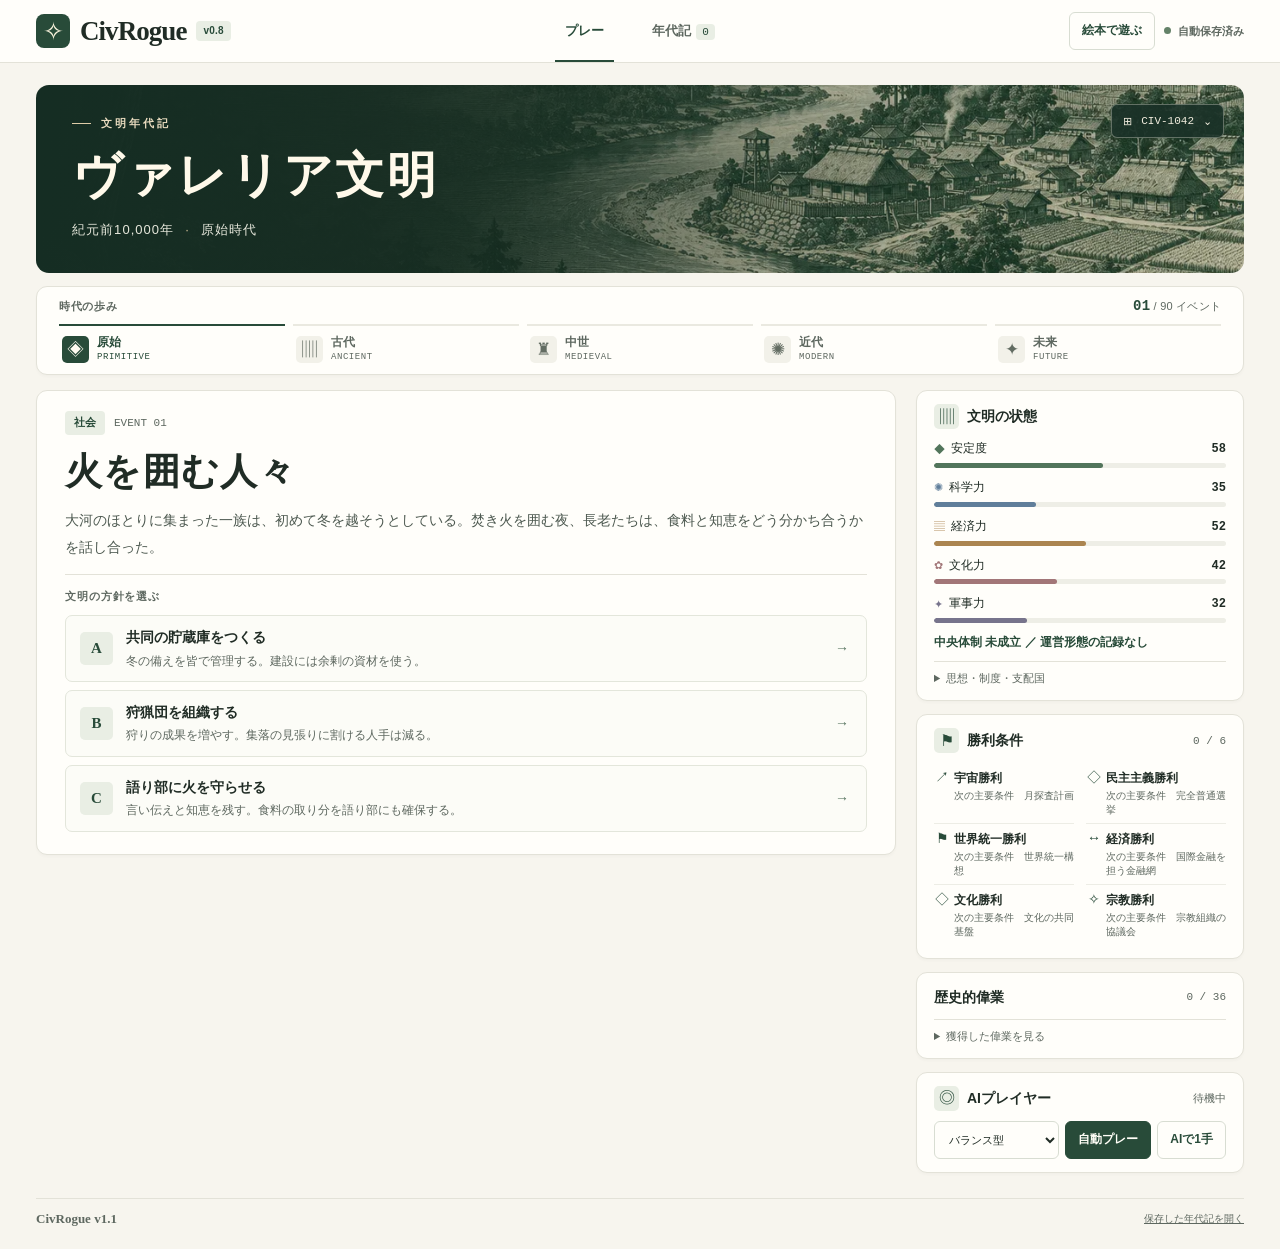
<file: index.html>
<!doctype html>
<html lang="ja">
<head>
  <meta charset="utf-8">
  <meta name="viewport" content="width=device-width,initial-scale=1">
  <meta name="theme-color" content="#f7f5ee">
  <meta name="description" content="原始から未来へ。選択で文明の歴史を紡ぐローグライク。">
  <title>CivRogue | 文明年代記</title>
  <link rel="icon" href="data:,">
  <link rel="stylesheet" href="style.css">
  <script defer src="events.js"></script>
  <script defer src="ideologies.js"></script>
  <script defer src="chronicle.js"></script>
  <script defer src="crossroads.js"></script>
  <script defer src="history.js"></script>
  <script defer src="achievements.js"></script>
  <script defer src="balance.js"></script>
  <script defer src="engine.js"></script>
  <script defer src="app.js"></script>
</head>
<body>
  <header class="topbar">
    <div class="shell topbar-inner">
      <div class="brand" aria-label="CivRogue">
        <span class="brand-mark" aria-hidden="true">✧</span>
        <span>CivRogue</span>
        <small id="rules-version">v0.8</small>
      </div>
      <nav class="tabs" aria-label="画面切替">
        <button id="game-tab" type="button" aria-controls="game-view" aria-pressed="true">プレー</button>
        <button id="report-tab" type="button" aria-controls="report-view" aria-pressed="false">年代記<span id="history-count">0</span></button>
      </nav>
      <div class="topbar-actions">
        <button class="secondary book-switch" id="open-book" type="button">絵本で遊ぶ</button>
        <span class="save-state" id="save-state" role="status"><i></i>自動保存済み</span>
      </div>
    </div>
  </header>

  <main class="shell">
    <section class="hero" aria-labelledby="civilization-name">
      <div class="hero-copy">
        <div class="hero-kicker"><span></span> 文 明 年 代 記</div>
        <h1 id="civilization-name">ヴァレリア文明</h1>
        <p><span id="hero-year">紀元前10,000年</span><span class="hero-dot">·</span><span id="hero-era">原始時代</span></p>
      </div>
      <button class="seed-pill" id="toggle-settings" aria-label="乱数シードと新規プレー" aria-expanded="false" aria-controls="seed-settings" type="button"><span aria-hidden="true">⊞</span><span id="seed-label">CIV-1042</span><span aria-hidden="true">⌄</span></button>
    </section>

    <form class="seed-settings surface" id="seed-settings" hidden>
      <div><label for="seed-input">新しい歴史を始める</label><p>開始すると現在のセーブを上書きします。</p></div>
      <div class="seed-fields">
        <input id="seed-input" aria-label="乱数シード" maxlength="64" autocomplete="off" spellcheck="false" placeholder="乱数シード">
        <button class="secondary" id="random-seed" type="button">ランダム</button>
        <button class="primary" type="submit">開始</button>
      </div>
    </form>

    <section class="journey surface" aria-label="時代と進行状況">
      <div class="journey-header">
        <span>時代の歩み</span>
        <span id="journey-progress"><strong>01</strong> / 90 イベント</span>
      </div>
      <ol id="eras"></ol>
    </section>

    <div id="game-view" class="play-layout">
      <section class="surface event-panel" id="event-panel" aria-labelledby="event-title">
        <div id="event-intro">
          <div class="event-meta"><span id="event-category" class="category">社会</span><span id="event-counter"></span></div>
          <h2 id="event-title" tabindex="-1">火を囲む人々</h2>
          <p id="event-body"></p>
          <p id="event-incident" class="event-incident" hidden></p>
        </div>
        <div id="action-area">
          <h3 id="action-label" class="section-label">文明の方針を選ぶ</h3>
          <div id="choices" class="choices"></div>
        </div>
        <div id="last-result" class="last-result" role="status" hidden></div>
      </section>

      <aside class="sidebar" aria-label="文明の情報">
        <section class="surface status-panel">
          <div class="panel-heading"><span class="panel-icon" aria-hidden="true">▥</span><h2>文明の状態</h2></div>
          <div id="metrics"></div>
          <p id="current-regime" class="current-regime"></p>
          <details class="institutions" id="institutions">
            <summary>思想・制度・支配国</summary>
            <div id="institution-content"></div>
          </details>
        </section>

        <section class="surface victory-panel">
          <div class="panel-heading"><span class="panel-icon" aria-hidden="true">⚑</span><h2>勝利条件</h2><span id="victory-count" class="count">0 / 6</span></div>
          <div id="victories"></div>
        </section>

        <section class="surface" id="achievement-panel" aria-labelledby="achievement-title" hidden>
          <div class="panel-heading"><h2 id="achievement-title">歴史的偉業</h2><span id="achievement-count" class="count">0 / 36</span></div>
          <details class="institutions">
            <summary>獲得した偉業を見る</summary>
            <div id="achievement-list"></div>
          </details>
        </section>

        <section class="surface agent-panel">
          <div class="panel-heading"><span class="panel-icon" aria-hidden="true">◎</span><h2>AIプレイヤー</h2><span id="agent-status" class="count">待機中</span></div>
          <div class="agent-actions">
            <select id="strategy" aria-label="AIプレイヤーの方針"></select>
            <button type="button" class="primary" id="toggle-agent">自動プレー</button>
            <button type="button" class="secondary" id="step-agent">AIで1手</button>
          </div>
        </section>
      </aside>
    </div>

    <section id="report-view" class="report" aria-label="文明史アルバム" hidden></section>

    <footer><span>CivRogue v1.1</span><a href="album.html">保存した年代記を開く</a></footer>
  </main>
  <section id="book-view" aria-label="動く文明の絵本" hidden></section>
  <template id="choice-template">
    <button class="choice" type="button">
      <span class="choice-letter"></span>
      <span class="choice-text"><strong></strong><span></span></span>
      <span class="choice-arrow" aria-hidden="true">→</span>
    </button>
  </template>
</body>
</html>
</file>
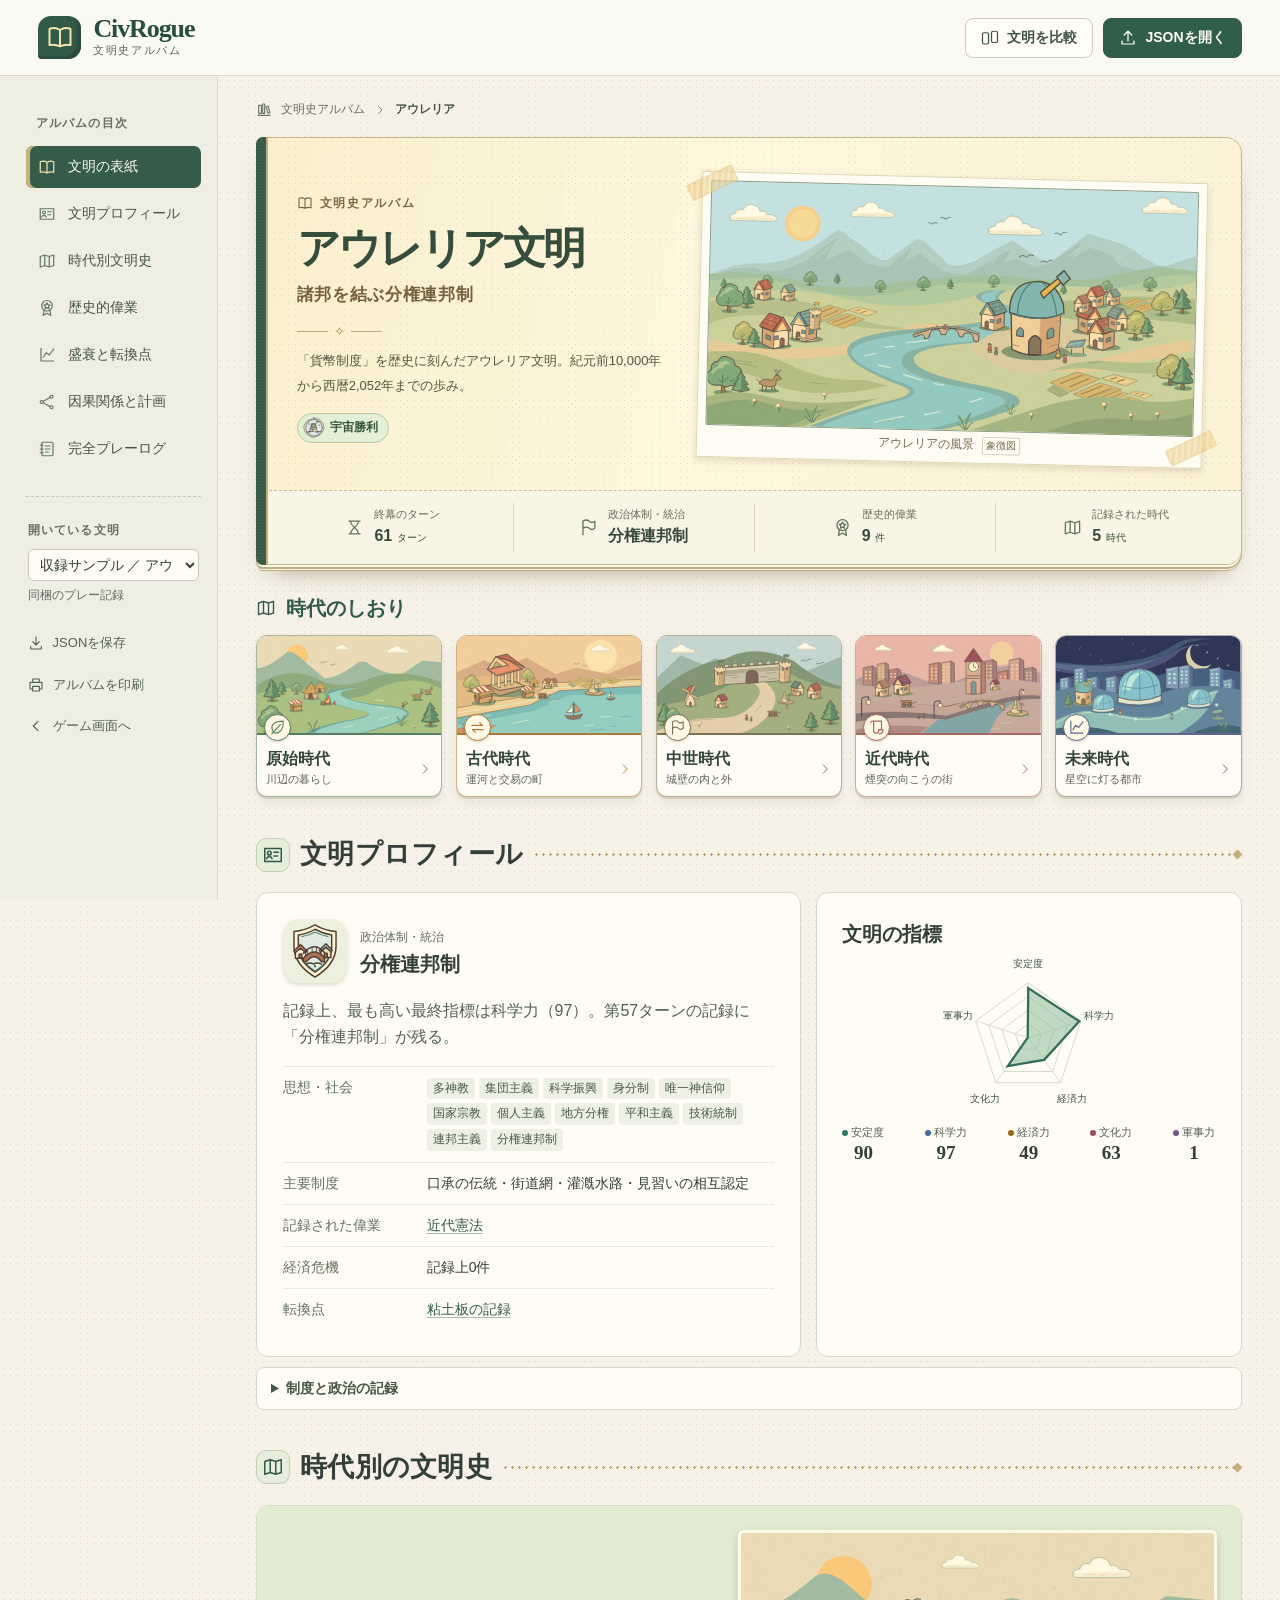
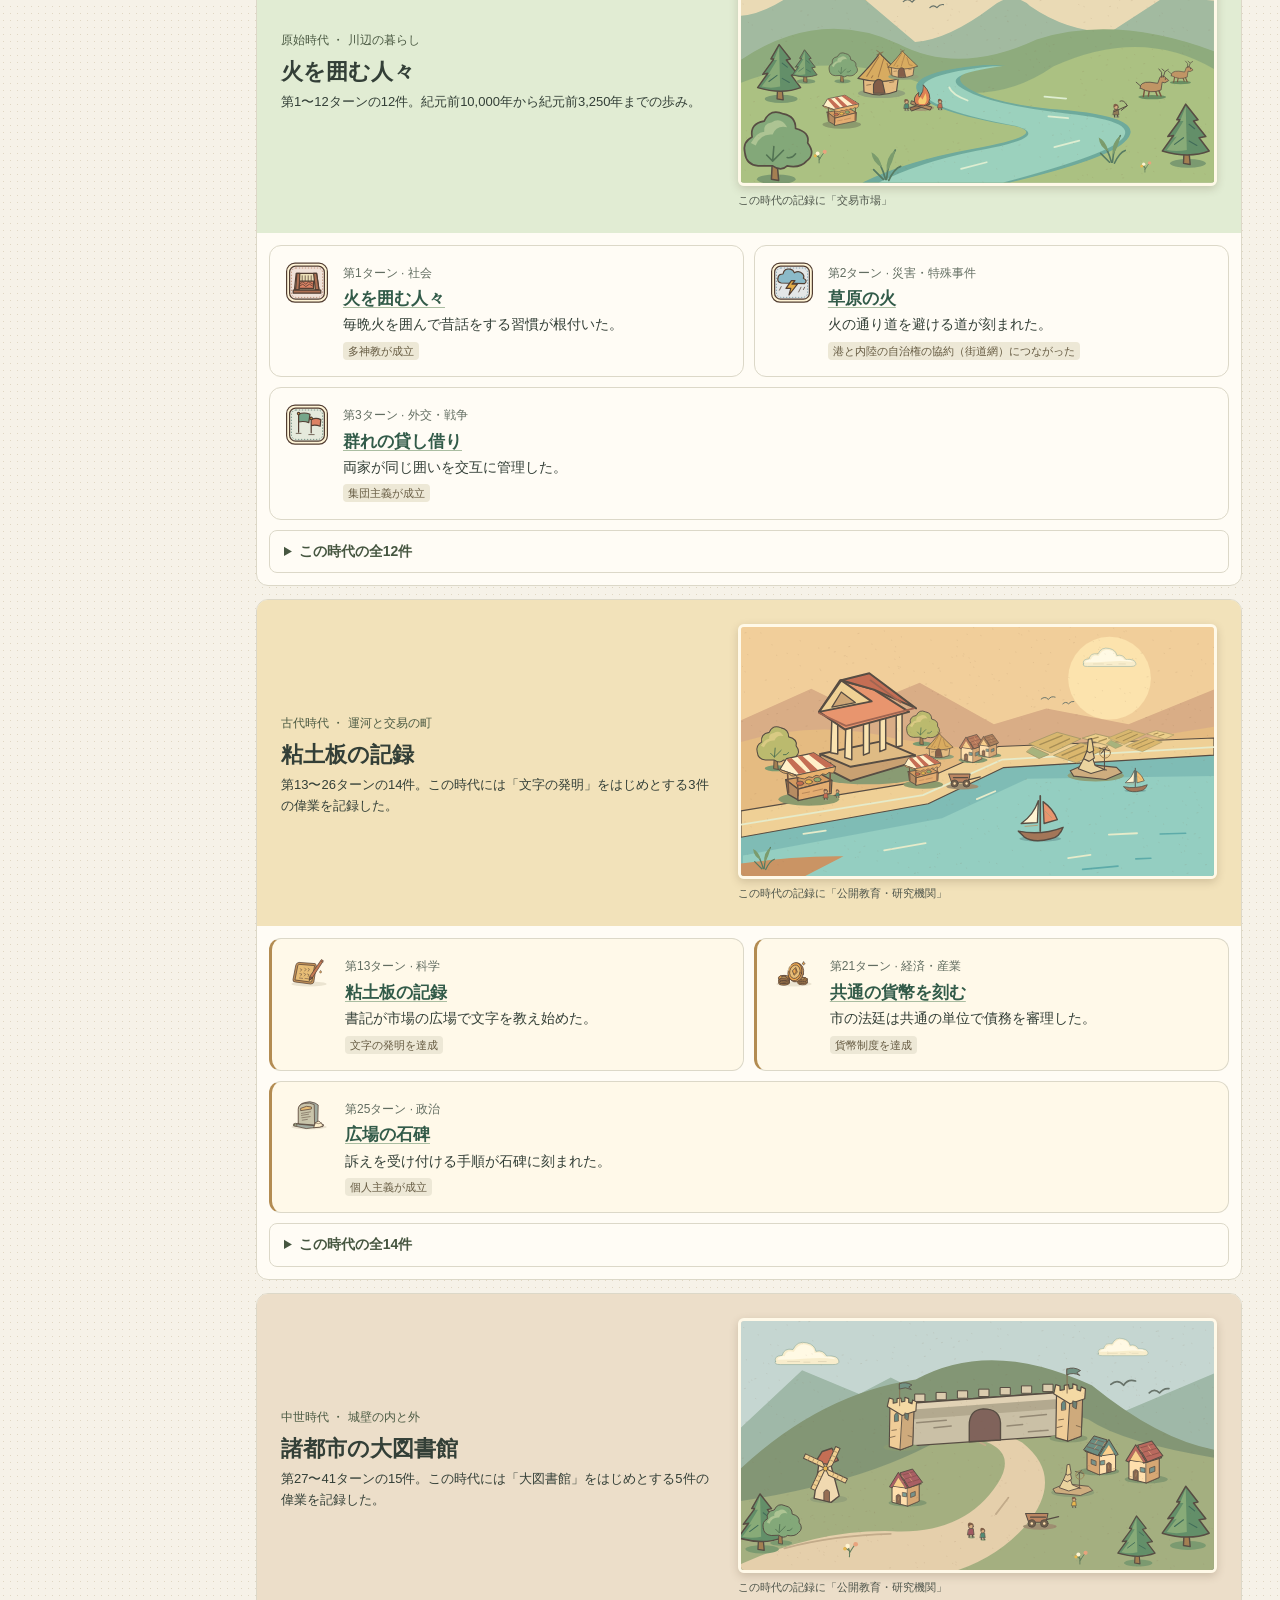
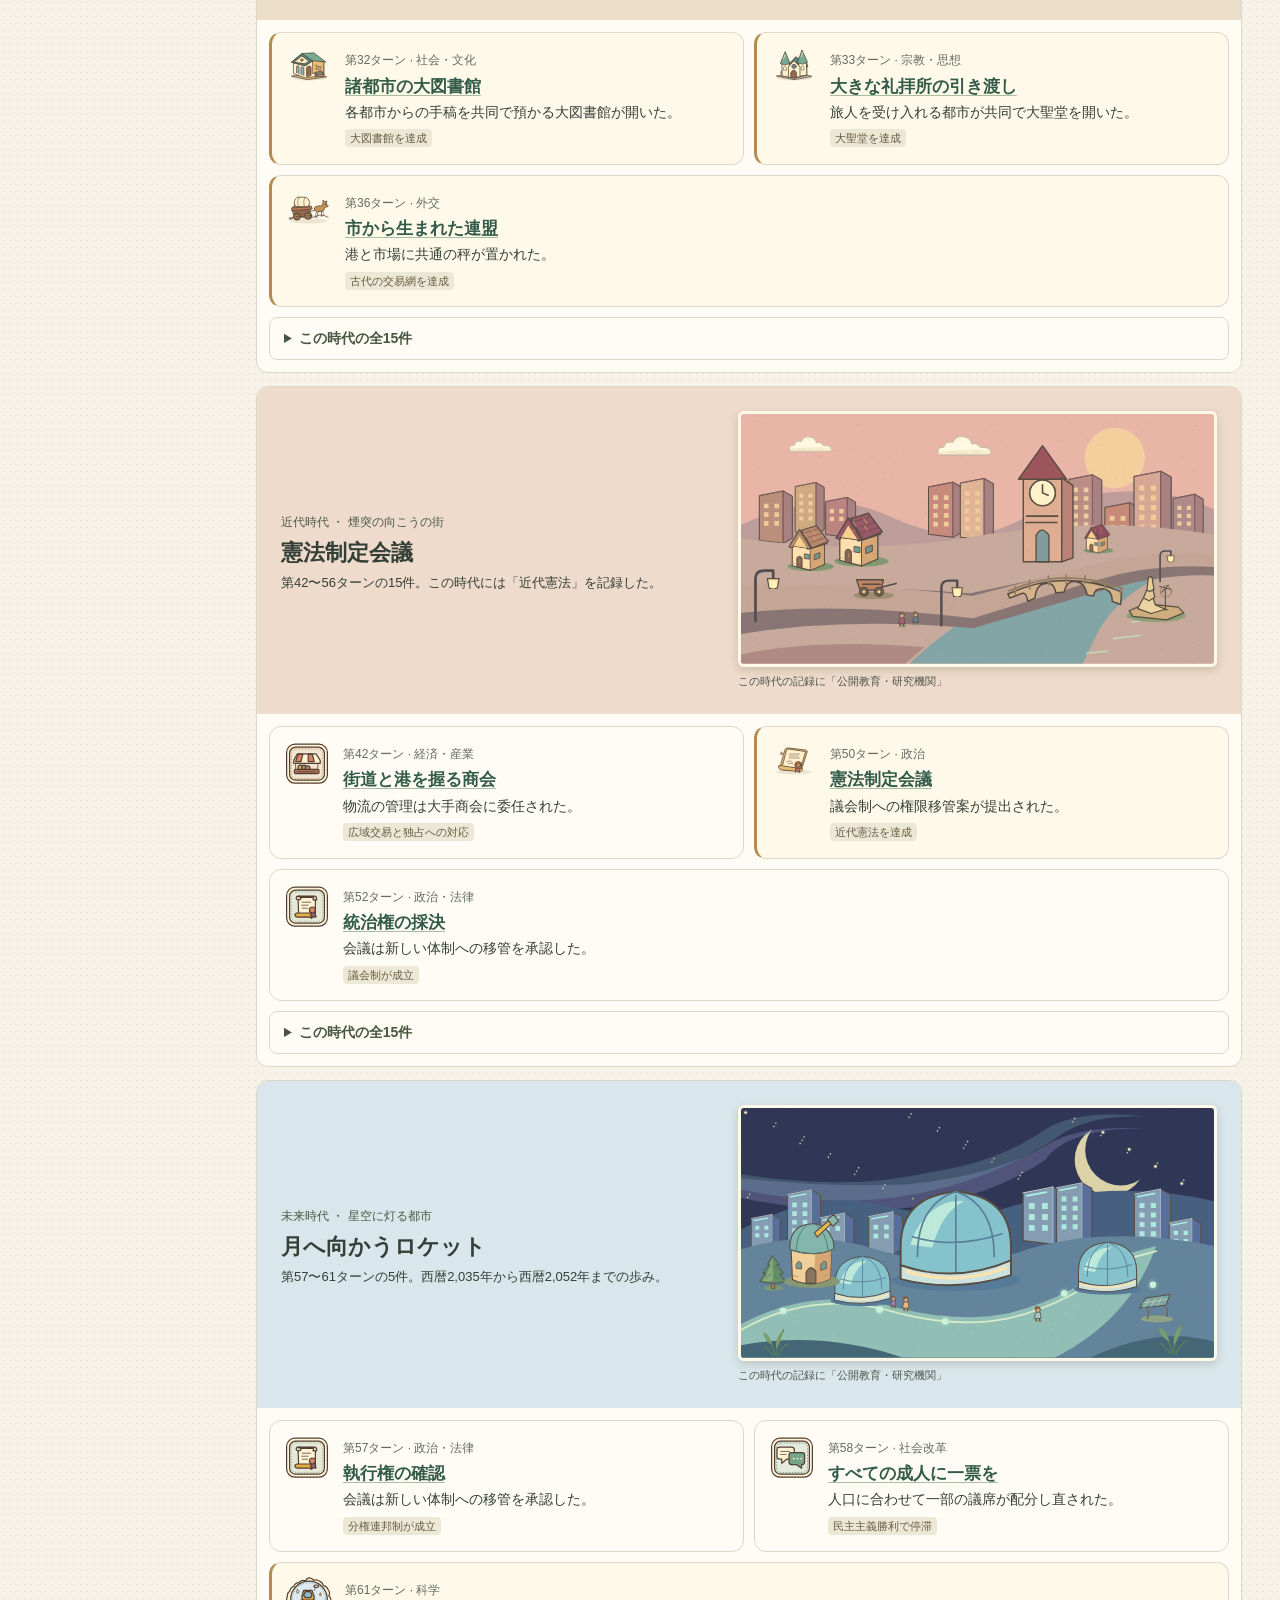
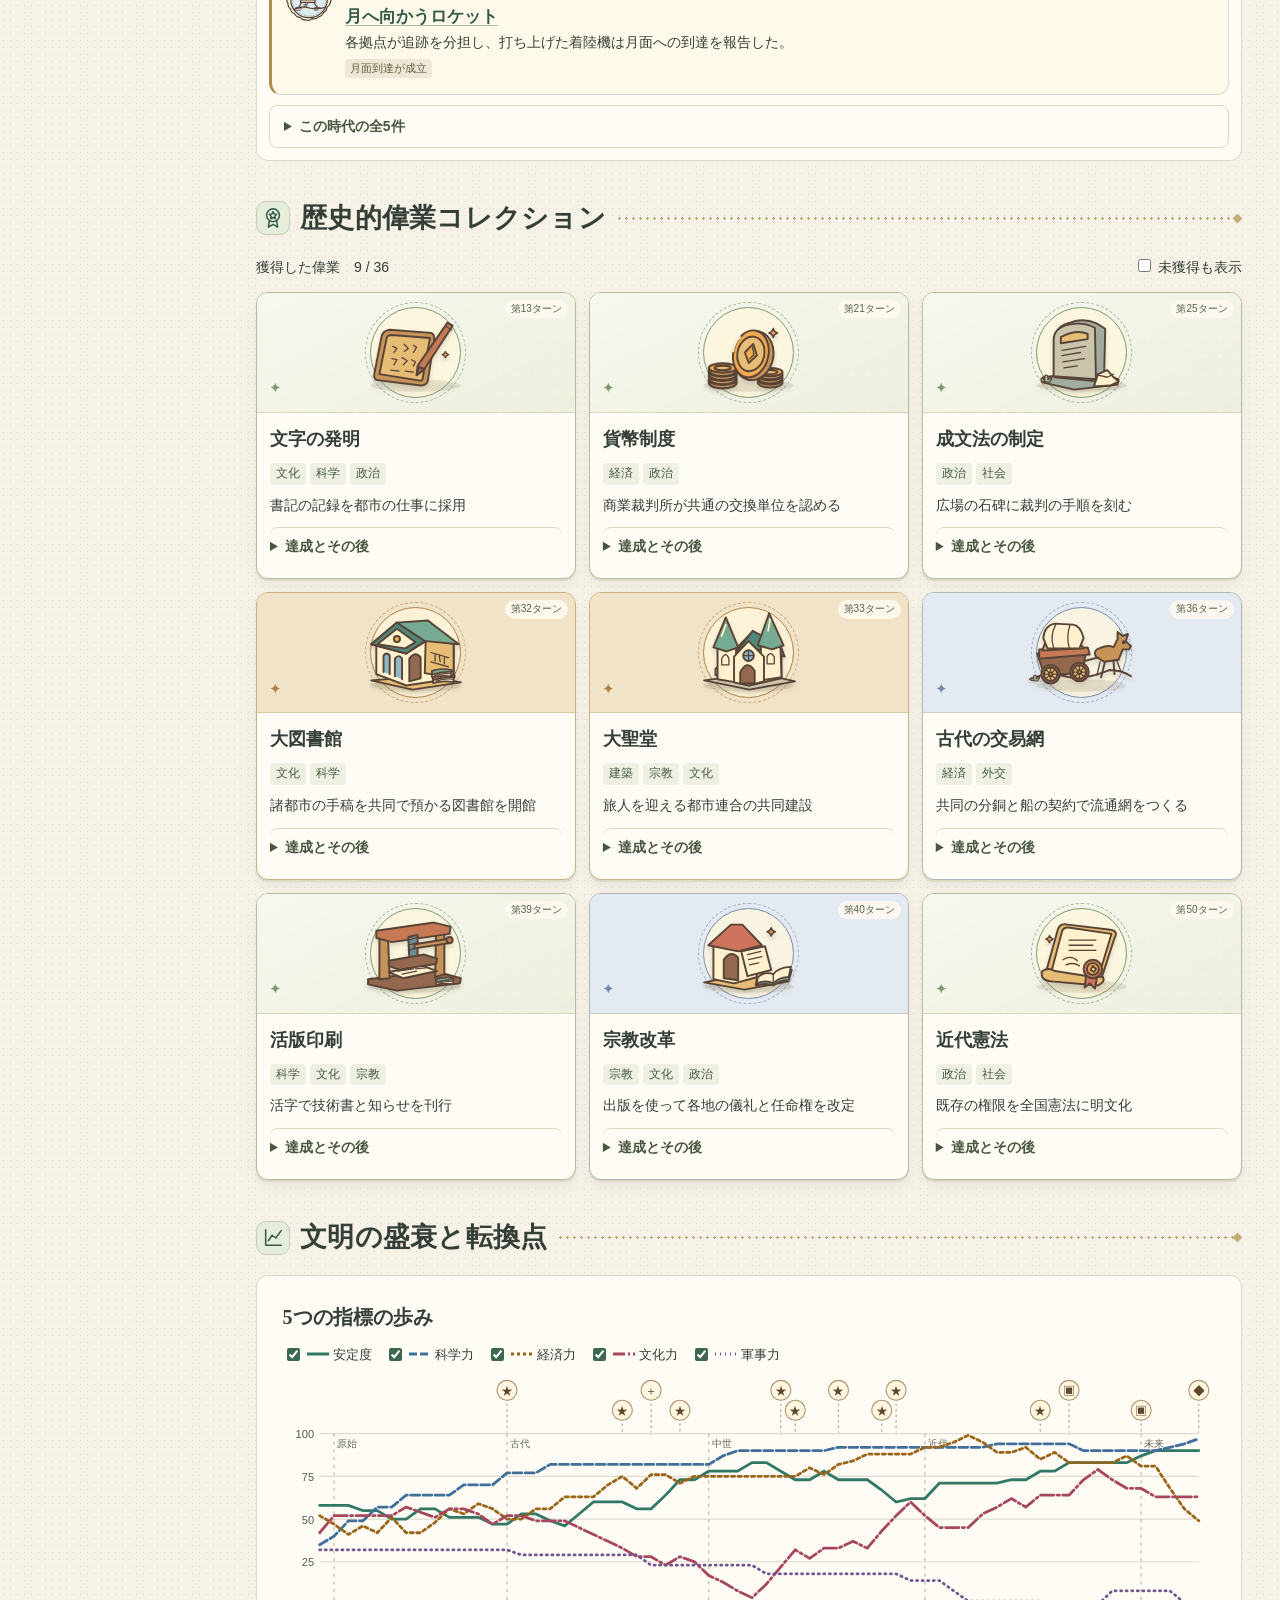
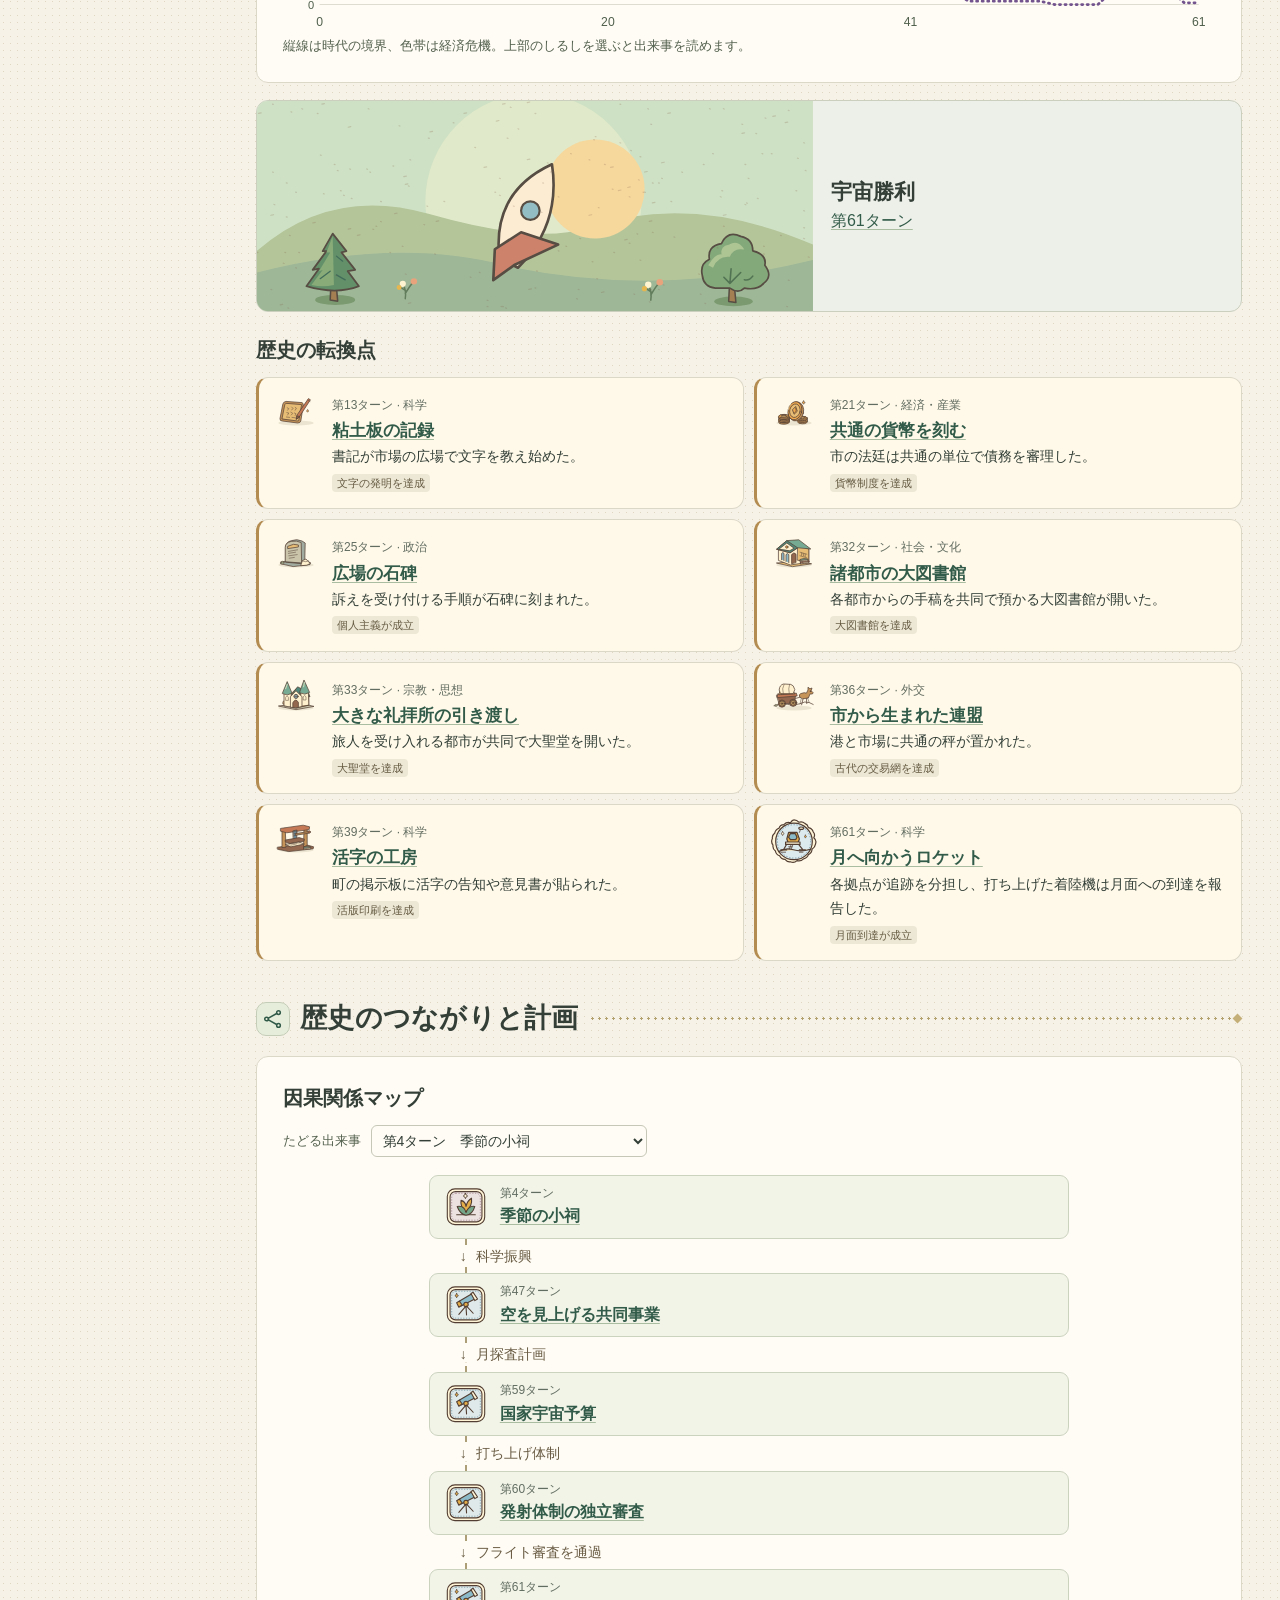
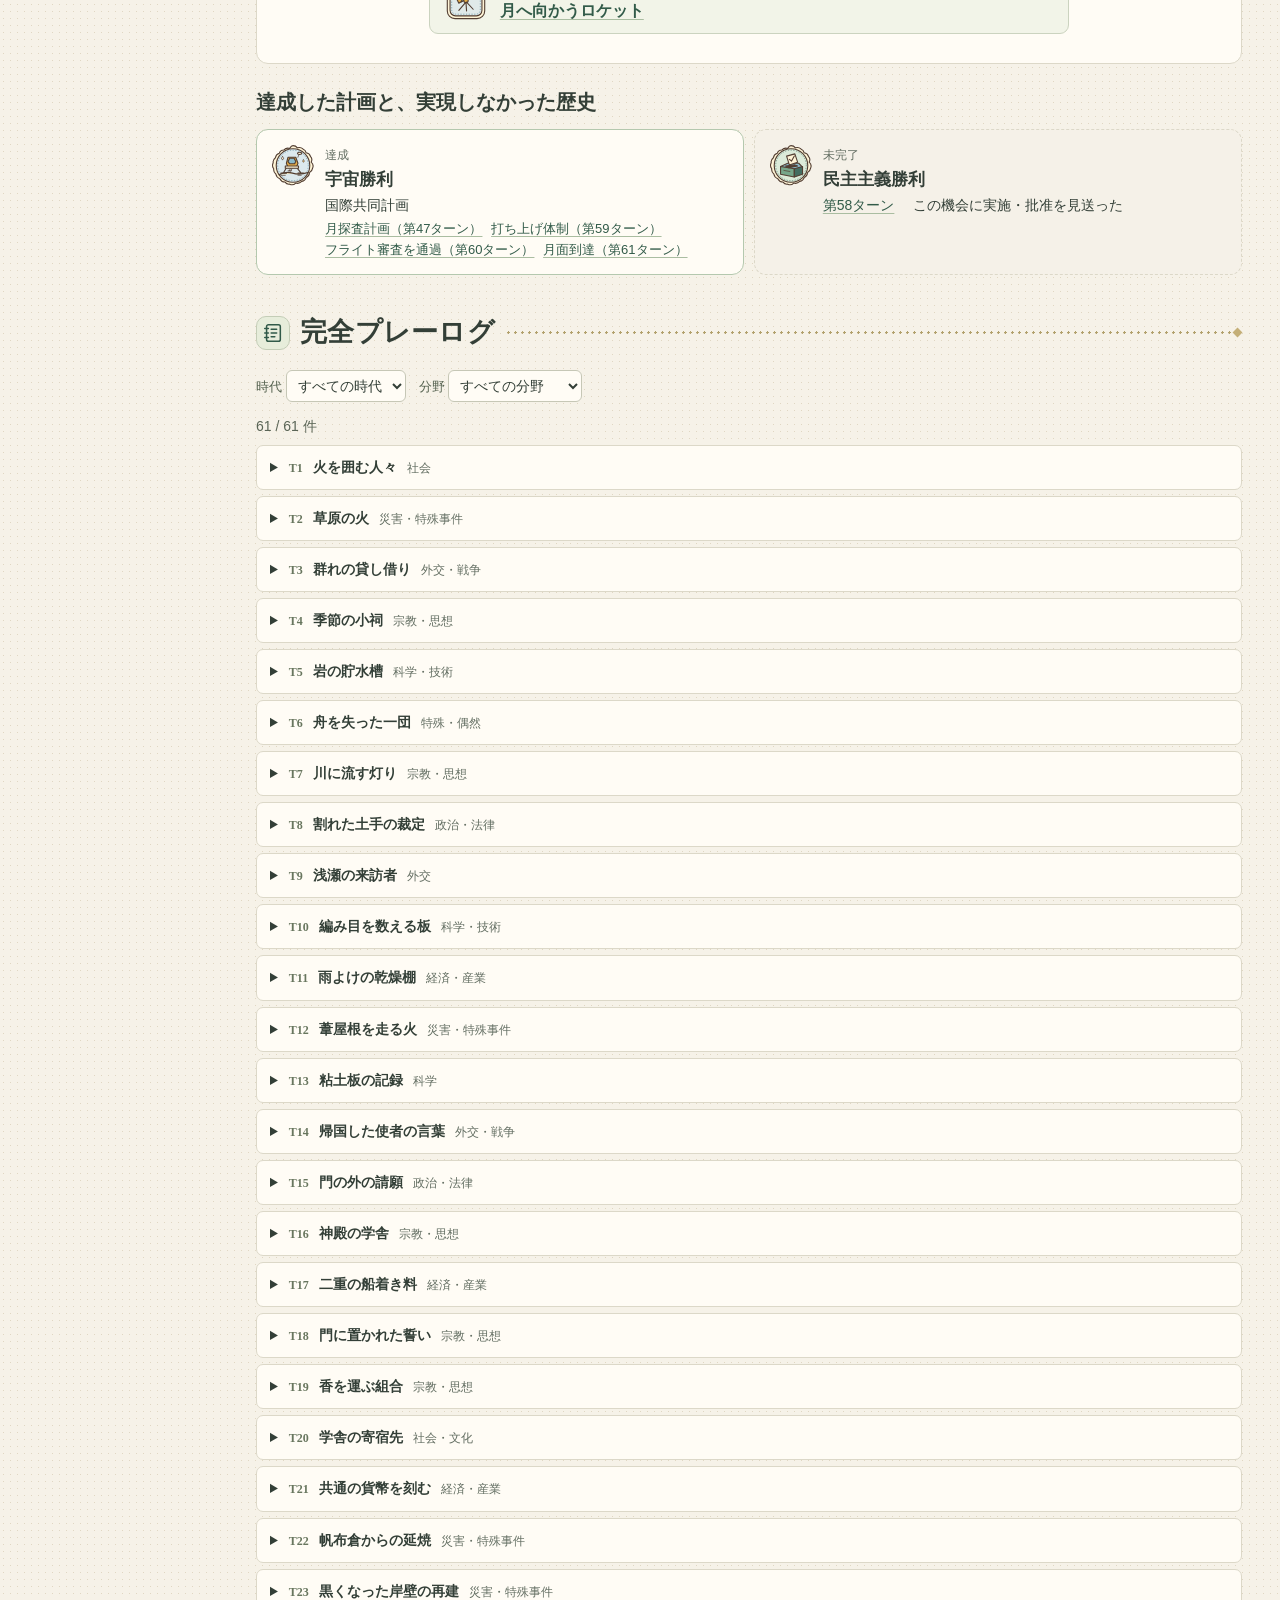
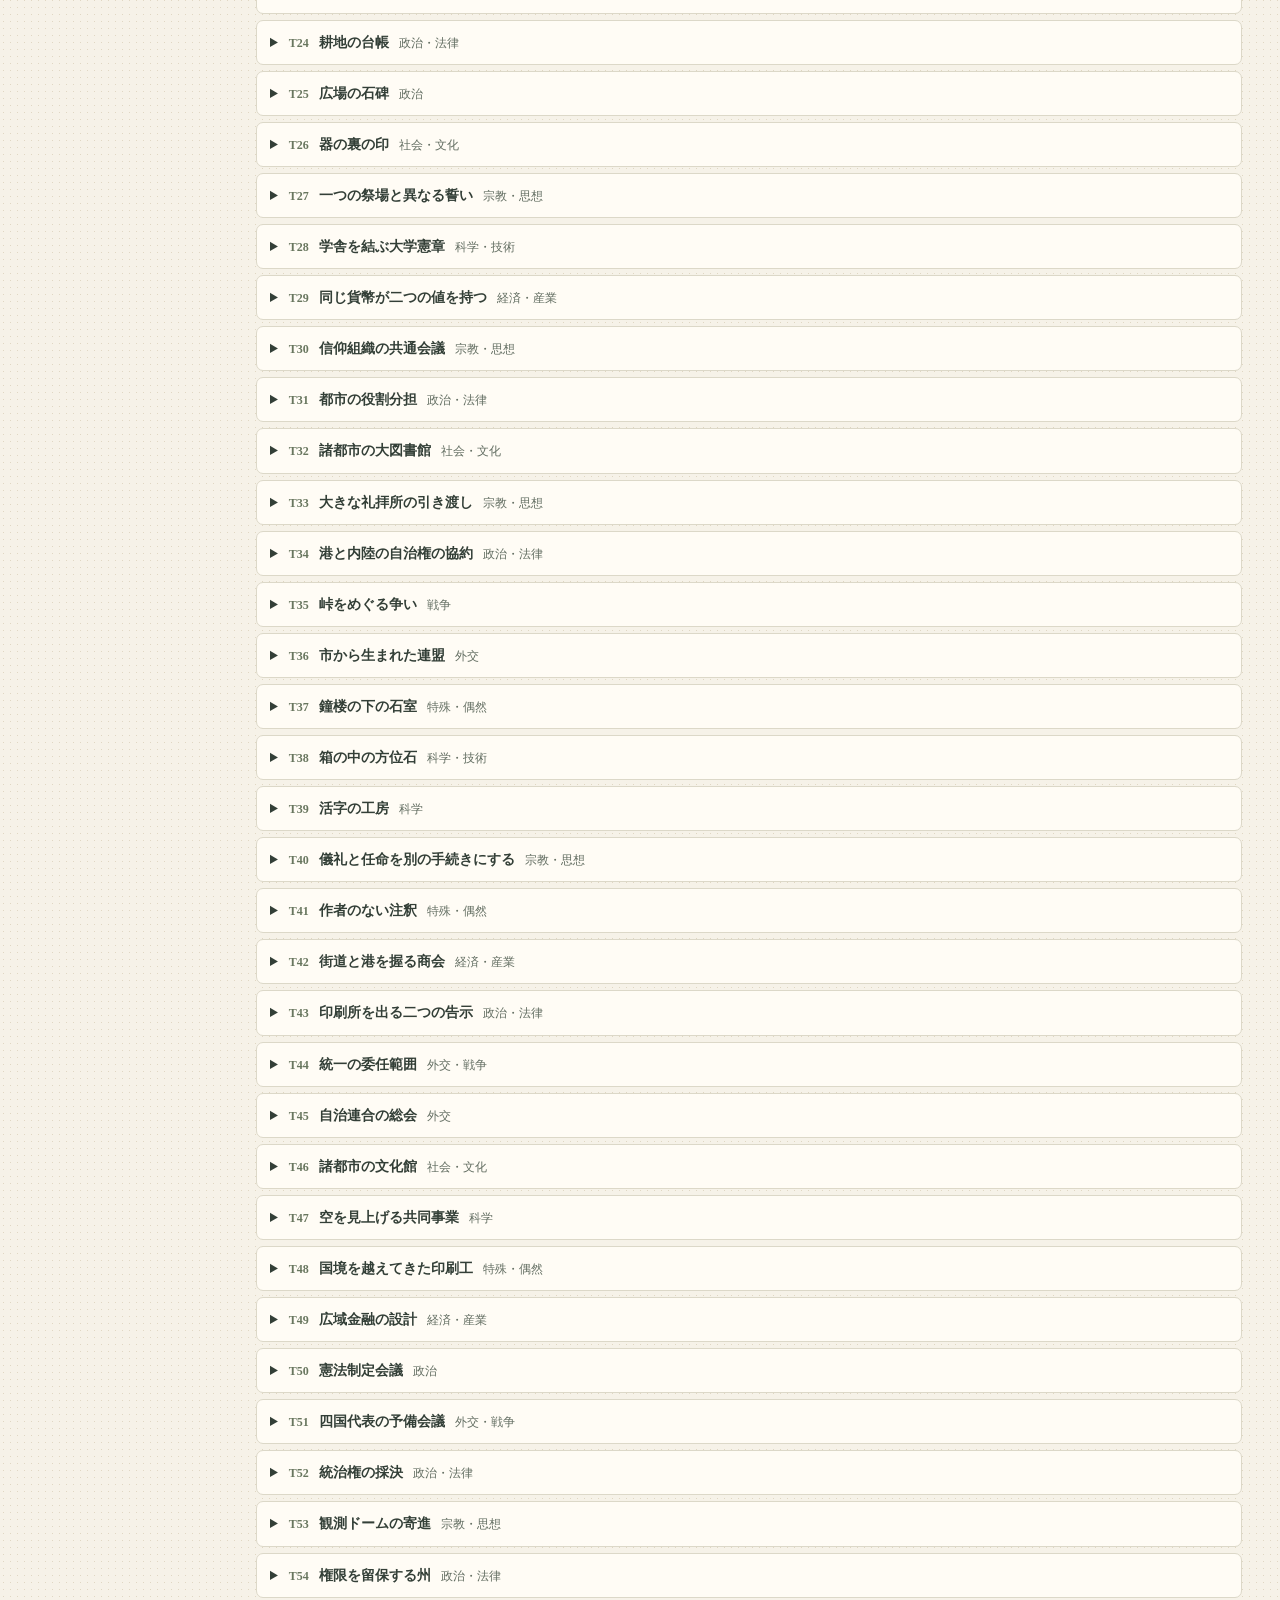
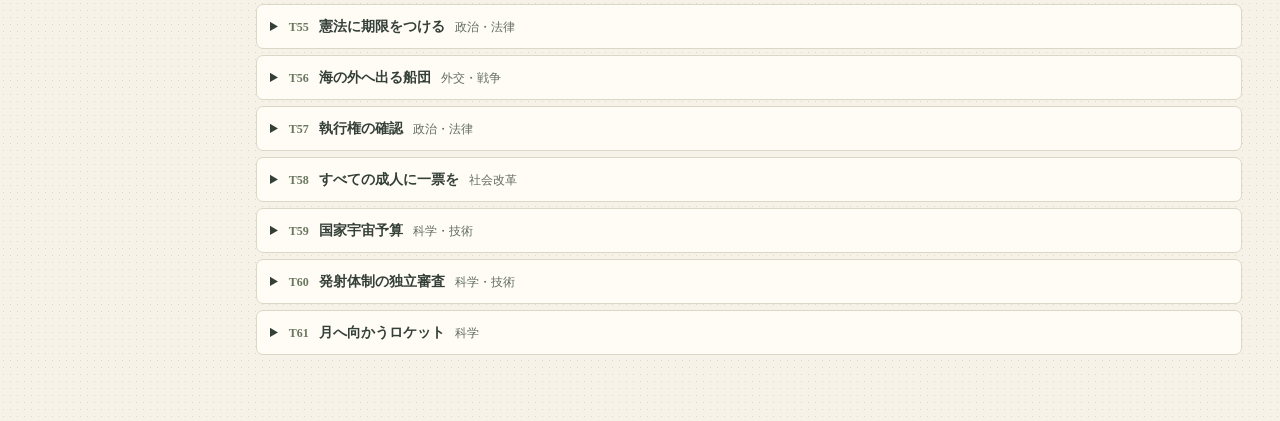
<file: album.html>
<!doctype html>
<html lang="ja">
<head>
<meta charset="utf-8"><meta name="viewport" content="width=device-width,initial-scale=1">
<meta name="theme-color" content="#f6f2e8"><title>文明史アルバム | CivRogue</title>
<link rel="icon" href="data:,"><link rel="stylesheet" href="album/album.css">
<script defer src="album/catalog.js"></script><script defer src="album/art-stamps.js"></script><script defer src="album/art-trophies.js"></script><script defer src="album/art-scenes.js"></script>
<script defer src="album/model.js"></script><script defer src="album/ui.js"></script><script defer src="album/pages.js"></script><script defer src="album/log.js"></script><script defer src="album/book.js"></script>
</head>
<body>
<a class="skip" href="#book">本文へ</a>
<header class="mast"><div class="brand"><span id="brand-icon"></span><div><b>CivRogue</b><small>文明史アルバム</small></div></div>
<div class="mast-actions"><button id="menu" class="tool menu" aria-expanded="false" aria-controls="side">目次</button><button id="compare" class="tool">文明を比較</button><button id="import" class="tool primary">JSONを開く</button></div>
<input type="file" id="files" accept="application/json,.json" multiple hidden></header>
<div class="layout"><aside class="side" id="side"><div class="contents-label">アルバムの目次</div><nav id="toc" aria-label="アルバムの目次"></nav><div class="shelf"><label for="shelf">開いている文明</label><select id="shelf"></select><p id="source"></p></div>
<div class="side-actions"><button id="export">JSONを保存</button><button id="print">アルバムを印刷</button><a id="return" href="index.html">ゲーム画面へ</a></div></aside>
<main id="book" tabindex="-1"><div class="breadcrumb" id="crumb"></div><p id="notice" role="status" hidden></p><div id="pages" aria-live="off"><p>年代記を開いています。</p></div></main></div>
<dialog id="comparison"><header><h2>文明の比較</h2><button id="close-compare" aria-label="比較を閉じる">閉じる</button></header><div id="compare-body"></div></dialog>
</body></html>
</file>
<file: style.css>
:root {
  color-scheme: light;
  --paper: #f7f5ee;
  --card: #fffefa;
  --ink: #202c25;
  --muted: #5e6860;
  --green: #284b39;
  --moss: #e9eee4;
  --line: #e3e2d8;
  --serif: Georgia, "Yu Mincho", "Hiragino Mincho ProN", "Noto Serif CJK JP", serif;
  --sans: "Hiragino Sans", "Yu Gothic", Meiryo, "Noto Sans CJK JP", sans-serif;
  font: 14px/1.65 var(--sans);
}
* { box-sizing: border-box; }
body { margin: 0; background: var(--paper); color: var(--ink); }
[hidden] { display: none !important; }
button, input, select { font: inherit; color: inherit; }
button { cursor: pointer; }
button:disabled { cursor: default; opacity: .55; }
button:focus-visible, input:focus-visible, select:focus-visible, summary:focus-visible {
  outline: 2px solid #507454;
  outline-offset: 3px;
}
a { color: var(--green); }
h1, h2, h3, p { margin: 0; }
.shell { width: min(1216px, calc(100% - 72px)); margin-inline: auto; }
.topbar { background: var(--card); border-bottom: 1px solid var(--line); }
.topbar-inner { height: 62px; display: grid; grid-template-columns: 1fr auto 1fr; align-items: center; gap: 12px; }
.brand { display: flex; align-items: center; gap: 10px; font: 700 27px/1 var(--serif); letter-spacing: -.035em; white-space: nowrap; }
.brand-mark { display: grid; place-items: center; width: 34px; height: 34px; border-radius: 8px; background: var(--green); color: #fbf5de; font: 25px/1 Georgia, serif; }
.brand small { font: 700 10px/1 var(--sans); letter-spacing: .02em; color: var(--green); background: var(--moss); padding: 5px 7px; border-radius: 4px; }
.tabs { display: flex; height: 100%; gap: 28px; }
.tabs button { position: relative; padding: 0 10px; background: none; border: 0; font-weight: 700; font-size: 13px; color: var(--muted); white-space: nowrap; }
.tabs button[aria-pressed="true"] { color: var(--green); }
.tabs button[aria-pressed="true"]::after { content: ""; position: absolute; bottom: 0; height: 2px; background: var(--green); left: 0; right: 0; }
.tabs span { background: var(--moss); color: var(--green); padding: 2px 6px; margin-left: 5px; border-radius: 4px; font: 11px ui-monospace, monospace; }
.save-state { justify-self: end; display: flex; align-items: center; gap: 7px; text-align: right; color: var(--muted); font-size: 11px; font-weight: 600; }
.save-state i { width: 7px; height: 7px; border-radius: 50%; background: #648268; flex: none; }
.save-state.error i { background: #a35c50; }
.hero {
  min-height: 188px;
  border-radius: 13px;
  margin-top: 22px;
  padding: 29px 36px 32px;
  display: flex;
  align-items: center;
  position: relative;
  color: #fff9ea;
  background: linear-gradient(90deg, #152d23 0%, rgba(24,45,35,.92) 28%, rgba(24,45,35,.33) 65%, rgba(24,45,35,.12) 100%), url("assets/river.webp") center 53% / cover, #263e31;
  overflow: hidden;
}
.hero-kicker { display: flex; gap: 10px; align-items: center; color: #eadcc0; font-size: 11px; font-weight: 700; }
.hero-kicker span { width: 19px; height: 1px; background: #decca8; }
.hero h1 { font: 700 clamp(2rem, 4.15vw, 3.5rem)/1.26 var(--serif); letter-spacing: .055em; margin: 13px 0 12px; }
.hero p { color: #e7e8dc; font-size: 13px; letter-spacing: .08em; }
.hero-dot { margin: 0 11px; color: #cabb93; }
.seed-pill { position: absolute; top: 19px; right: 20px; display: flex; gap: 9px; align-items: center; background: #1b3228e8; color: #f1edde; border: 1px solid #f1edde55; padding: 6px 11px; min-height: 34px; border-radius: 6px; font: 11px ui-monospace, monospace; }
.seed-pill:hover { background: #192b23; }
#seed-label { max-width: min(200px, 46vw); overflow: hidden; text-overflow: ellipsis; white-space: nowrap; }
.surface { border: 1px solid var(--line); border-radius: 11px; background: var(--card); box-shadow: 0 2px 3px #202c2506; }
.seed-settings { margin-top: 12px; display: flex; align-items: center; justify-content: space-between; gap: 12px; padding: 14px 22px; flex-wrap: wrap; }
.seed-settings label { font-weight: 700; }
.seed-settings p { color: var(--muted); font-size: 12px; }
.seed-fields { display: flex; gap: 7px; max-width: 100%; }
input, select { background: var(--card); border: 1px solid #d8ddd2; border-radius: 6px; padding: 8px 10px; min-width: 0; }
.seed-fields input { width: 170px; }
.journey { padding: 10px 22px 10px; margin: 13px 0 15px; }
.journey-header { display: flex; justify-content: space-between; align-items: center; color: var(--muted); font-size: 11px; font-weight: 700; letter-spacing: .06em; }
#journey-progress { font-weight: 500; letter-spacing: .02em; }
#journey-progress strong { color: var(--green); font: 700 14px ui-monospace, monospace; }
#eras { display: grid; grid-template-columns: repeat(5, 1fr); list-style: none; gap: 8px; padding: 0; margin: 9px 0 0; }
.era { position: relative; border-top: 2px solid #eae9e0; padding: 9px 3px 0; display: flex; align-items: center; gap: 8px; color: var(--muted); }
.era.active { color: var(--green); border-top-color: var(--green); }
.era.past { border-top-color: #92a891; }
.era-symbol { display: grid; place-items: center; border-radius: 5px; background: #f2f1e9; color: #626c62; width: 27px; height: 27px; flex: none; font: 17px Georgia, serif; }
.era.active .era-symbol { background: var(--green); color: #fffaf0; }
.era strong { display: block; font-size: 12px; line-height: 1.3; }
.era small { font: 9px/1.5 ui-monospace, monospace; letter-spacing: .06em; display: block; }
.play-layout { display: grid; grid-template-columns: minmax(0, 1fr) 328px; gap: 20px; align-items: start; }
.event-panel { padding: 20px 28px 22px; min-width: 0; }
.event-meta { display: flex; align-items: center; gap: 9px; color: var(--muted); font: 11px ui-monospace, monospace; }
.category { background: var(--moss); color: var(--green); padding: 4px 9px; border-radius: 4px; font: 700 11px/1.4 var(--sans); }
.event-panel h2, .report h2 { margin: 12px 0 10px; font: 700 clamp(1.65rem, 3vw, 2.65rem)/1.35 var(--serif); letter-spacing: .035em; overflow-wrap: anywhere; }
#event-body { font-size: 14px; line-height: 1.95; color: #4c584f; }
#action-area { border-top: 1px solid var(--line); margin-top: 13px; padding-top: 12px; }
.section-label { font-size: 11px; font-weight: 700; color: var(--muted); letter-spacing: .08em; margin-bottom: 10px; }
.choices { display: grid; gap: 8px; }
.choice {
  display: grid; width: 100%; min-height: 61px; grid-template-columns: 33px 1fr 17px; gap: 13px; align-items: center;
  text-align: left; padding: 10px 14px; background: #fcfcf7; border: 1px solid #e3e6db; border-radius: 7px; color: var(--ink);
}
.choice:hover, .choice:focus-visible { background: #eef2e9; border-color: #9dac9a; }
.choice-letter { width: 33px; height: 33px; display: grid; place-items: center; background: var(--moss); border-radius: 5px; color: var(--green); font: 700 15px var(--serif); }
.choice-text strong { display: block; font-size: 14px; }
.choice-text span { color: var(--muted); display: block; font-size: 12px; margin-top: 2px; }
.choice[data-risk="collapse"] { border-color: #af7467; }
.choice[data-risk="collapse"] .choice-text span { color: #8b3f33; }
.choice-arrow { color: #577460; }
.last-result { margin: 17px 0 0; background: #f3f5ed; border-left: 3px solid #7b997e; border-radius: 3px; padding: 9px 13px; color: #3e5747; font-size: 12px; }
.last-result strong { font-weight: 700; margin-right: 8px; }
.sidebar { display: grid; gap: 13px; }
.sidebar section { padding: 13px 17px; }
.panel-heading { display: flex; align-items: center; gap: 8px; margin-bottom: 10px; }
.panel-heading h2 { font-size: 14px; font-weight: 800; }
.panel-icon { display: grid; place-items: center; width: 25px; height: 25px; border-radius: 5px; background: var(--moss); color: var(--green); font: 16px/1 Georgia, serif; }
.count { margin-left: auto; white-space: nowrap; color: var(--muted); font: 11px ui-monospace, monospace; }
.metric { margin: 8px 0 10px; }
.metric-line { display: flex; align-items: center; gap: 6px; margin-bottom: 4px; font-size: 12px; }
.metric-line strong { margin-left: auto; font: 700 12px ui-monospace, monospace; }
.metric-line i { font-style: normal; font-size: 11px; line-height: 1; color: var(--metric); }
.metric-change { color: #42674e; font: 10px ui-monospace, monospace; }
.metric-change.loss { color: #9f534b; }
.metric-bar { height: 5px; background: #eeeee6; border-radius: 6px; overflow: hidden; }
.metric-bar span { height: 100%; display: block; width: var(--value); background: var(--metric); border-radius: 6px; }
.institutions { border-top: 1px solid var(--line); color: var(--muted); padding-top: 7px; font-size: 11px; }
summary { cursor: pointer; }
#institution-content { padding: 4px 0 0; overflow-wrap: anywhere; }
.victory-item { display: flex; align-items: center; gap: 8px; padding-block: 6px; min-width: 0; }
#victories[data-layout="six"] { display: grid; grid-template-columns: repeat(2, minmax(0, 1fr)); column-gap: 12px; }
#victories[data-layout="six"] .victory-item { align-items: flex-start; gap: 4px; border: 0; }
#victories[data-layout="six"] .victory-item:nth-child(n+3) { border-top: 1px solid #edede5; }
#victories[data-layout="six"] .victory-symbol { flex: 0 0 16px; font-size: 14px; }
.victory-item + .victory-item { border-top: 1px solid #edede5; }
.victory-symbol { width: 23px; flex: none; color: var(--green); text-align: center; font: 18px Georgia, serif; }
.victory-item strong { display: block; font-size: 12px; }
.victory-item p { color: var(--muted); font-size: 10px; line-height: 1.4; }
.victory-item .done { margin-left: auto; color: var(--green); background: var(--moss); font-size: 10px; padding: 2px 5px; border-radius: 4px; white-space: nowrap; }
.agent-actions { display: flex; gap: 6px; flex-wrap: wrap; }
.agent-actions select { flex: 1; font-size: 11px; }
.primary, .secondary { display: inline-flex; justify-content: center; align-items: center; text-decoration: none; min-height: 38px; padding: 6px 12px; border-radius: 6px; font-weight: 700; font-size: 12px; white-space: nowrap; }
.primary { background: var(--green); color: #fffef7; border: 1px solid var(--green); }
.primary:hover:not(:disabled) { background: #355e47; }
.secondary { background: var(--card); color: var(--green); border: 1px solid #d8ddd2; }
.secondary:hover:not(:disabled) { background: var(--moss); }
footer { margin: 25px 0 0; padding: 12px 0 22px; border-top: 1px solid var(--line); display: flex; justify-content: space-between; color: var(--muted); font-size: 10px; }
footer span:first-child { font: 700 13px var(--serif); }
.report { display: grid; grid-template-columns: minmax(0, 1.5fr) minmax(0, 1fr); gap: 15px; }
.report .surface { padding: 20px 25px; min-width: 0; }
.report-summary, .report-timeline { grid-column: 1 / -1; }
.report-summary header { display: flex; flex-wrap: wrap; align-items: center; justify-content: space-between; gap: 10px; }
.report-summary h2 { margin-top: 4px; }
.report-summary p { color: var(--muted); margin-top: 4px; }
.report h3 { font-size: 15px; margin-bottom: 10px; }
.report ul { margin: 0; padding-left: 1.35em; }
.report li + li { margin-top: 4px; }
.current-regime { color: var(--green); font-size: 12px; font-weight: 700; margin: 8px 0; }
.report-formation { grid-column: 1 / -1; }
.report-achievements { grid-column: 1 / -1; }
.achievement-list { list-style: none; margin: 0; padding: 0; }
.achievement-list li { padding: 7px 0; overflow-wrap: anywhere; }
.achievement-list li + li { border-top: 1px solid var(--line); }
.achievement-list p, #achievement-list > p { color: var(--muted); margin-top: 3px; }
.achievement-list details { margin-top: 4px; }
.achievement-list details button { display: block; }
.report-achievements .achievement-list { display: grid; grid-template-columns: repeat(auto-fit, minmax(min(100%, 250px), 1fr)); gap: 8px 18px; }
.report-achievements .achievement-list li { border-top: 1px solid var(--line); margin: 0; }
.formation-row { display: flex; flex-wrap: wrap; align-items: baseline; gap: 2px 14px; border-top: 1px solid var(--line); padding: 5px 0; }
.formation-row strong { min-width: 8em; font-size: 13px; }
.history-link { text-align: left; border: 0; background: transparent; color: var(--green); padding: 3px 0; text-decoration: underline; text-underline-offset: .2em; }
.report-turning { max-height: 350px; overflow: auto; }
.report-turning li { margin-bottom: 8px; font-size: 12px; }
.report-turning p { color: var(--muted); }
.chart-wrap { position: relative; }
#trend-chart { display: block; width: 100%; height: 180px; }
.chart-legend { display: flex; flex-wrap: wrap; list-style: none; padding: 0 !important; margin: 8px 0 0 !important; gap: 5px 12px; }
.chart-legend li { color: var(--muted); font-size: 11px; margin: 0 !important; }
.chart-legend i { display: inline-block; width: 10px; height: 3px; vertical-align: middle; margin-right: 4px; background: var(--metric); }
.report-timeline details { border-top: 1px solid var(--line); padding: 10px 0; }
.report-timeline summary { font-weight: 700; }
.report-timeline summary span { color: var(--muted); font-weight: 500; font-size: 12px; margin-right: 8px; }
.timeline-data { padding: 8px 0 0 16px; color: var(--muted); font-size: 13px; }
.timeline-data dt { font-weight: 700; margin-top: 8px; color: var(--ink); }
.timeline-data dd { margin: 0; }
.status-message { color: var(--muted); }

@media (max-width: 920px) {
  .shell { width: min(100% - 36px, 1216px); }
  .play-layout { grid-template-columns: minmax(0, 1fr) 280px; gap: 12px; }
  .sidebar section { padding-inline: 13px; }
  .event-panel { padding-inline: 20px; }
}
@media (max-width: 700px) {
  .shell { width: calc(100% - 26px); }
  .topbar-inner { height: 59px; gap: 6px; }
  .brand { gap: 5px; font-size: 22px; }
  .brand-mark { width: 27px; height: 27px; font-size: 20px; }
  .brand small { padding: 4px; font-size: 9px; }
  .tabs { gap: 1px; }
  .tabs button { padding-inline: 5px; font-size: 11px; }
  .tabs span { margin-left: 3px; }
  .save-state { font-size: 9px; gap: 3px; }
  .save-state i { width: 5px; height: 5px; }
  .hero { min-height: 183px; padding: 37px 17px 16px; margin-top: 13px; background-position: center, 64% center; }
  .hero h1 { margin-block: 8px; }
  .seed-pill { top: 9px; right: 9px; padding: 4px 7px; min-height: 28px; }
  .agent-actions button, .agent-actions select, .seed-fields button { min-height: 44px; }
  .journey { padding: 9px 11px 10px; margin: 11px 0 13px; }
  #eras { gap: 4px; }
  .era { gap: 3px; padding-inline: 0; }
  .era-symbol { width: 20px; height: 20px; font-size: 13px; }
  .era small { display: none; }
  .era strong { font-size: 11px; }
  .play-layout, .report { grid-template-columns: minmax(0, 1fr); }
  .event-panel, .report .surface { padding: 16px; }
  #event-body { font-size: 13px; }
  #action-area { margin-top: 16px; padding-top: 12px; }
  .choice { padding-inline: 8px; gap: 8px; }
  .choice-text strong { font-size: 13px; }
  .choice-text span { font-size: 11px; }
}
@media (max-width: 350px) {
  .brand small, .save-state i { display: none; }
}

.chronicle-group { border-top: 1px solid var(--line); padding: 6px 0; }
.chronicle-group summary { font-weight: 700; }
.chronicle-group p { margin: 4px 0 0 18px; font-size: 12px; color: var(--muted); }

.event-incident { color: #584125; background: #f7f1e1; border-left: 3px solid #8b652d; padding: 5px 9px; margin-top: 8px; font-size: 12px; }

.reading-album { overflow: hidden; }
.reading-album .topbar, .reading-album .shell > :not(#report-view) { display: none; }
.reading-album #report-view { display: block; position: fixed; inset: 0; margin: 0; background: #f6f3e9; }
#report-view iframe { width: 100%; height: 100%; display: block; border: 0; }
footer a { color: inherit; }

.playing-book > .topbar, .playing-book > main { display: none; }
#book-view[hidden] { display: none; }
.topbar-actions { display:flex; justify-self:end; align-items:center; gap:9px; }
#open-book { white-space: nowrap; }
@media (max-width: 640px) {
  #open-book { min-height: 36px; padding: 4px 7px; }
}
@media (max-width: 560px) {
  .topbar .save-state:not(.error) { display:none; }
  .topbar .save-state.error { position:absolute; top:61px; right:8px; pointer-events:none; z-index:1; background:#fff6e7; color:#7c4036; padding:2px 5px; }
}
@media (max-width: 375px) {
  .topbar-inner { grid-template-columns:minmax(0,1fr) auto auto; gap:4px; }
  .topbar .tabs span { display:none; }
  .topbar .brand { font-size:20px; }
  .topbar .brand-mark { width:24px; }
  #open-book { font-size:11px; }
}
</file>
<file: album/album.css>
:root{color-scheme:light;--ink:#333f37;--muted:#626d61;--forest:#315a49;--paper:#fffcf5;--bg:#f6f3e9;--line:#dcd8c8;--terra:#a45035;--serif:"Hiragino Mincho ProN","Yu Mincho","Noto Serif CJK JP",serif;--sans:"Hiragino Kaku Gothic ProN","Yu Gothic","Noto Sans CJK JP",sans-serif;font:16px/1.65 var(--sans)}
*{box-sizing:border-box}html{scroll-padding-top:24px}body{margin:0;background:var(--bg);color:var(--ink);overflow-wrap:anywhere}button,input,select{font:inherit}a{color:var(--forest)}button,a,select,summary,input{touch-action:manipulation}button,select,summary{cursor:pointer}button{color:inherit}button:focus-visible,a:focus-visible,select:focus-visible,summary:focus-visible,input:focus-visible,[role=button]:focus-visible{outline:3px solid #9a5c22;outline-offset:3px}button{border:0}button:disabled{cursor:default}h1,h2,h3,h4,p,figure,dl,dd{margin:0}svg{max-width:100%}.icon{display:inline-block;vertical-align:middle;flex:none}small{color:var(--muted)}.skip{position:fixed;left:8px;top:-100px;z-index:50;background:white;padding:.8rem}.skip:focus{top:4px}
.mast{height:76px;background:#fbfaf2;border-bottom:1px solid #d9d8ca;display:flex;align-items:center;justify-content:space-between;padding:0 clamp(1rem,3vw,3.5rem);gap:12px}
.brand{display:flex;gap:12px;align-items:center}.brand>span{width:43px;height:43px;border-radius:13px 13px 13px 4px;background:var(--forest);color:#f7e7b0;display:grid;place-items:center;box-shadow:inset -4px -3px #294d40}.brand>div{display:grid}.brand b{font:bold 26px/1.05 Georgia,serif;letter-spacing:-1.1px;color:#294c40}.brand small{font-size:11px;letter-spacing:.14em;line-height:1.6;color:#556654}.mast-actions,.tool,.side-actions>a,.side-actions>button{display:flex;align-items:center}.mast-actions{gap:10px}.tool{justify-content:center;gap:8px;min-height:40px;padding:7px 15px;border:1px solid #c8cbbb;border-radius:8px;color:#3f5145;background:#fffdf6;font-weight:650;font-size:14px}.tool.primary{background:#315d4b;border-color:#315d4b;color:#fffdf2}.tool:hover,.side-actions>*:hover{filter:brightness(.96)}.menu{display:none}
.layout{max-width:1540px;margin:auto;display:grid;grid-template-columns:clamp(194px,17vw,245px) minmax(0,1fr);min-height:calc(100vh - 76px)}.side{padding:38px 16px 30px clamp(18px,2vw,36px);border-right:1px solid var(--line);background:#efeee2;position:sticky;top:0;align-self:start;min-height:calc(100vh - 76px)}.contents-label,.shelf label{display:block;font-size:12px;letter-spacing:.1em;font-weight:700;color:#69725f;margin:0 0 12px 10px}.side nav{display:grid;gap:5px}.side nav a{min-height:42px;display:flex;align-items:center;gap:12px;padding:9px 12px;color:#475447;border-radius:7px;text-decoration:none;font-size:14px;font-weight:560}.side nav a svg{color:#657963}.side nav a.on{color:#fffdf1;background:#345c49;box-shadow:inset 4px 0 #c6b276}.side nav a.on svg{color:#f2e4b5}.side nav a:hover:not(.on){background:#e4e7d8}
.shelf{border-top:1px dashed #c9cbbb;margin:26px 0 0;padding:24px 2px 0}.shelf label{margin:0 0 8px}.shelf p{font-size:12px;color:var(--muted);margin-top:5px}.shelf select,select{max-width:100%;background:var(--paper);border:1px solid #c6c7b6;border-radius:6px;color:var(--ink);padding:6px 7px;font-size:14px}.shelf select{width:100%}.side-actions{margin-top:20px;display:grid;gap:6px}.side-actions>*{border:0;background:none;padding:7px 2px;gap:9px;color:#52634f;font-size:13px;text-decoration:none;text-align:left}.side-actions .icon{width:16px}
#book{padding:24px clamp(18px,3vw,50px) 60px;min-width:0;outline:none}.breadcrumb{display:flex;align-items:center;gap:9px;font-size:12px;color:#677161;margin:0 0 17px}.breadcrumb b{font-weight:620;color:#475742}#notice:not([hidden]),.compare-note{background:#fff0ca;color:#5e4d30;border:1px solid #e2c990;padding:10px 14px;border-radius:8px;margin:0 0 1rem}
.cover{background:#fff7dd;border:1px solid #c5b790;position:relative;border-radius:7px 16px 15px 7px;box-shadow:0 3px 0 -1px #f9f2d9,0 4px 0 #bcaf8e,0 7px 0 -2px #e9e2c9,0 11px 23px -13px #796b45;isolation:isolate}.cover::before{content:"";position:absolute;inset:0;z-index:-1;border-radius:inherit;background-image:radial-gradient(#b59b5680 .55px,transparent .8px),linear-gradient(103deg,#f8ebc6,#fff7df 45%,#fbf1d4);background-size:7px 7px,100% 100%;opacity:.65}.cloth-edge{position:absolute;left:-1px;top:-1px;bottom:-1px;width:12px;border-radius:7px 0 0 7px;background:repeating-linear-gradient(0deg,#385c4c 0px,#385c4c 2px,#416350 3px);border-right:2px solid #c1ad7e}.cover-spread{display:grid;grid-template-columns:minmax(0,.87fr) minmax(0,1.17fr);align-items:center;gap:12px;padding:clamp(24px,3.1vw,53px) clamp(22px,2.8vw,48px) 27px clamp(27px,3.1vw,53px);min-height:292px}.cover-label{display:flex;gap:7px;align-items:center;color:#7b6746;font-size:12px;font-weight:650;letter-spacing:.14em}.cover h1{font:800 clamp(30px,3.35vw,57px)/1.4 var(--serif);color:#344d3c;letter-spacing:-.065em;margin:6px 0 2px}.epithet{font:600 clamp(15px,1.35vw,21px)/1.6 var(--serif);color:#746040;letter-spacing:.04em}.ornament{display:flex;align-items:center;gap:6px;color:#9b854a;margin:12px 0 7px;font-size:13px}.ornament i{height:1px;width:31px;background:#bdac80}.intro{font-size:13px;line-height:1.9;max-width:35em;color:#545541}.ending-chip{display:inline-flex;align-items:center;gap:5px;background:#e4efd8;border:1px solid #bac7a2;color:#36563b;margin-top:14px;border-radius:18px;padding:3px 10px 3px 5px;font-size:12px;font-weight:700}.ending-chip svg{width:22px;height:22px}
.cover-picture{position:relative;padding:8px 8px 3px;transform:rotate(1.4deg);background:#fffdf3;box-shadow:0 3px 7px #705b3130;border:1px solid #dfd6b9}.photo{overflow:hidden;border-radius:2px;background:#d5e9dd}.photo svg{display:block;width:100%;height:auto}.cover-picture:before,.cover-picture:after{content:"";position:absolute;width:48px;height:15px;opacity:.8;z-index:1;background:repeating-linear-gradient(120deg,#e5c887bb 0 3px,#f6d999bb 3px 6px);border:1px solid #d9bf7a77;transform:rotate(-27deg);left:-16px;top:2px}.cover-picture:after{left:auto;top:auto;bottom:11px;right:-15px}.cover-picture figcaption{display:flex;justify-content:center;align-items:center;gap:8px;color:#74694f;font-family:var(--serif);font-size:12px;margin:4px 0}.cover-picture figcaption span{font:10px var(--sans);border:1px solid #d7d1bc;padding:1px 3px;border-radius:2px}
.cover-facts{margin-left:12px;display:grid;grid-template-columns:repeat(4,minmax(0,1fr));background:#f8f5e6;border-top:1px dashed #cabe99;border-radius:0 0 14px 0;padding:12px 4px}.cover-facts>div{min-width:0;border-right:1px solid #dcd5bc;padding:2px 12px;display:flex;align-items:center;justify-content:center;gap:10px}.cover-facts>div:last-child{border:0}.cover-facts .icon{color:#637557}.cover-facts small,.cover-facts b{display:block}.cover-facts small{font-size:11px;color:#676d59}.cover-facts b{font-size:16px;color:#384a39}.cover-facts em{font-size:10px;font-style:normal;font-weight:500}
.era-index{margin-top:30px}.mini-head,.section-title{display:flex;align-items:center;gap:10px}.mini-head{color:var(--forest)}.mini-head h2{font:700 20px var(--serif)}.era-strip{display:grid;grid-template-columns:repeat(5,minmax(0,1fr));gap:10px;margin-top:13px}.era-tile{display:block;overflow:hidden;border-radius:10px;border:1px solid #c9cdbc;background:var(--paper);text-decoration:none;box-shadow:0 2px 0 #dcd9c9}.era-tile>svg{display:block;width:100%;height:58px;object-fit:cover;background:var(--tint)}.era-tile span{display:flex;align-items:center;justify-content:space-between;padding:7px 12px;color:#3a4d3c}.era-tile b{font-size:13px}.era-tile:hover{transform:translateY(-2px);box-shadow:0 4px 8px #52604225}.e0{--tint:#e1ecd3}.e1{--tint:#f2e2ba}.e2{--tint:#ecdec9}.e3{--tint:#eedbcb}.e4{--tint:#d9e7ec}
.leaf-section{margin-top:38px;scroll-margin-top:16px}.section-title{margin-bottom:18px}.head-icon{height:34px;width:34px;display:grid;place-items:center;color:var(--forest);border:1px solid #c4cdb7;background:#e7eddb;border-radius:10px}.section-title h2{font:740 clamp(20px,2.1vw,30px)/1.45 var(--serif);letter-spacing:.01em}.section-title i{flex:1;min-width:8px;border-top:1px dashed #c9c7b5}.paper,.era-chapter,.award-card,.event-card,.plan,.log-row,.fold{background:var(--paper);border:1px solid var(--line);border-radius:12px}.paper{padding:clamp(16px,2vw,26px)}.paper h3,.subhead,.award-card h3{font:700 20px/1.5 var(--serif)}.subhead{margin:23px 0 12px}.profile-grid{display:grid;grid-template-columns:1.28fr 1fr;gap:15px}.regime{display:flex;align-items:center;gap:13px}.regime svg{width:53px;height:53px}.regime small,.event-card small,.plan small,.chain-node small{font-size:12px}.profile-id>p{margin:15px 0;color:#53614f}.facts{font-size:14px}.fact{display:grid;grid-template-columns:minmax(72px,.38fr) minmax(0,1fr);gap:12px;padding:9px 0;border-top:1px dotted #d9d6c7}.fact dt{color:#64735f}.tag{display:inline-block;background:#edf0e2;color:#485a43;border-radius:4px;padding:1px 6px;font-size:12px;margin:1px 4px 2px 0}.indicators .radar{display:block;width:100%;height:164px;margin:5px auto}.metric-list{display:flex;justify-content:space-between;gap:5px;flex-wrap:wrap}.metric-list>div{text-align:center}.metric-list span{display:block;font-size:11px;color:#525d4f}.metric-list b{font:700 19px Georgia,serif}.metric-list i{display:inline-block;width:6px;height:6px;border-radius:50%;margin-right:3px}
.fold{margin:10px 0 0;padding:9px 14px;border-radius:8px;color:#465640;font-size:14px}.fold>summary,.log-row>summary{font-weight:600}.fold>div{padding-top:8px}.fold>div>p{margin-top:6px}.era-chapter{overflow:hidden;margin:13px 0;padding-bottom:12px;scroll-margin-top:10px}.era-chapter>header{display:grid;grid-template-columns:minmax(0,1fr) 34%;align-items:center;background:var(--tint);padding:15px 18px;gap:10px}.era-chapter h3{font:700 22px var(--serif);margin:4px 0}.era-chapter header p{font-size:13px}.era-chapter header small{font-size:12px;color:#4b5a43}.chapter-art svg{width:100%;display:block;border-radius:6px}.chapter-cards,.digest{display:grid;grid-template-columns:repeat(2,minmax(0,1fr));gap:10px}.chapter-cards{padding:12px 12px 0}.chapter-cards .event-card:last-child:nth-child(odd){grid-column:1/-1}.era-chapter>.fold{margin:10px 12px 0}.event-card{display:flex;align-items:flex-start;gap:12px;padding:13px;min-width:0}.event-symbol{width:48px;flex:none}.event-symbol svg{width:100%;height:auto;display:block}.event-card.prominent{border-left:3px solid #b38c52;background:#fff9e9}.event-card h4,.plan h4{font:700 17px/1.6 var(--serif)}.event-card p,.award-body p,.empty-art p,.plan p,.chain-edge{font-size:14px;line-height:1.75}.evidence{display:inline-block;font-size:11px;color:#665b42;margin:5px 0 0;padding:0 5px;background:#ede8d6;border-radius:4px}.turn-link{background:transparent;color:#325b49;text-decoration:underline;text-decoration-color:#aabda1;text-underline-offset:3px;padding:0;text-align:left;font:inherit}
.collection-bar,.log-tools,.plot-toggles,.compare-picks{display:flex;gap:13px;align-items:center;justify-content:space-between;flex-wrap:wrap;margin-bottom:13px}.collection-bar{font-size:14px}.collection-bar label,.plot-toggles label{cursor:pointer}input{accent-color:#3c6852}.award-grid{display:grid;grid-template-columns:repeat(3,minmax(0,1fr));gap:13px}.award-card{overflow:hidden}.award-image{position:relative;background:#edf0df;display:grid;place-items:center;padding:10px}.award-image svg{width:102px;height:82px}.work .award-image{background:#f1e3c7}.turning .award-image{background:#e4eaf1}.award-image span{position:absolute;right:7px;top:7px;font-size:10px;color:#55644b;background:#fffaf0dd;border-radius:10px;padding:1px 6px}.award-body{padding:13px}.award-card h3{font-size:18px}.field-tags{margin:6px 0}.award-body>.fold{background:transparent;border-width:1px 0 0;padding:7px 0}.award-body .fact{display:block}.locked .trophy-art{filter:brightness(0);opacity:.23}.empty-art{display:flex;align-items:center;gap:15px;background:#eeeadd;border-radius:12px;padding:12px 16px}.empty-art svg{width:46px;flex:none}
.plot-toggles{justify-content:flex-start;margin:12px 0}.plot-toggles label{display:flex;align-items:center;gap:4px;font-size:13px}.trend-svg{width:100%;display:block;fill:#4f5f4c}.graph-pin{cursor:pointer}.graph-pin:hover circle,.graph-pin:focus circle{fill:#efcf88}.graph-key,.control-label,.log-tools label{font-size:13px;color:#54614e}.control-label{display:flex;align-items:center;gap:10px;flex-wrap:wrap;margin:12px 0}.chain{display:flex;align-items:stretch;flex-direction:column;max-width:640px;margin:18px auto 4px}.chain-node{display:flex;gap:12px;align-items:center;border:1px solid #cbd3bf;background:#f2f4e8;border-radius:9px;padding:8px 14px}.chain-node svg,.plan>svg{width:44px;height:44px;flex:none}.chain-node small,.chain-node b{display:block}.chain-edge{border-left:2px dashed #ac9e76;padding:5px 14px;margin-left:36px;color:#695b43}.chain-edge:before{content:"↓";margin-left:-21px;margin-right:9px;background:var(--paper)}.plan-grid{display:grid;grid-template-columns:repeat(2,minmax(0,1fr));gap:10px}.plan{display:flex;align-items:flex-start;padding:14px;gap:10px;font-size:13px}.plan.complete{border-color:#b4c8ae}.plan.unfinished{background:#f5f1e8;border-style:dashed}.plan .turn-link{margin-right:5px}
.log-tools{justify-content:flex-start}.log-count,.note{font-size:14px;color:#5a6556}.log-row{margin:6px 0;padding:10px 13px;border-radius:7px}.log-turn{font:600 12px Georgia,serif;color:#68765e;margin:0 10px 0 4px}.log-row summary small{font-weight:400;margin-left:10px}.log-entry{padding:8px 0}.log-entry pre{font:12px/1.65 monospace;white-space:pre-wrap;overflow-wrap:anywhere}.log-row[open]{border-color:#96b09a}.log-row summary{font-size:14px}.graph-pin:focus{outline:0}
dialog{max-width:min(840px,94vw);width:100%;max-height:86vh;overflow:auto;border:1px solid #c4c6b3;border-radius:14px;background:var(--paper);padding:22px;color:var(--ink)}dialog::backdrop{background:#273d3280}dialog header{display:flex;align-items:center;justify-content:space-between;gap:10px;margin-bottom:16px}dialog h2{font:700 25px var(--serif)}dialog header button{padding:6px 12px;border-radius:6px;background:#edeadd}.compare-picks{flex-wrap:nowrap}.compare-picks select{width:48%}table{border-collapse:collapse;width:100%;table-layout:fixed;font-size:14px}th,td{text-align:left;padding:8px;border-bottom:1px solid var(--line);vertical-align:top}th{font-weight:600;color:#485e4b}thead th{background:#e9eee1}
@media(min-width:1500px){.layout{border-inline:1px solid var(--line)}}
@media(max-width:980px){.layout{grid-template-columns:175px minmax(0,1fr)}.side{padding:29px 9px}.side nav a{gap:8px;font-size:13px}.cover-spread{padding:24px 20px 20px 28px}.cover-facts>div{padding:0 6px;gap:6px}.cover-facts b{font-size:14px}.era-strip{gap:6px}.award-grid{grid-template-columns:repeat(2,minmax(0,1fr))}}
@media(max-width:760px){.mast{height:63px;padding:0 12px}.brand{gap:7px}.brand b{font-size:21px}.brand small{font-size:10px}.brand>span{width:34px;height:34px}.brand svg{width:23px}.menu{display:flex}.mast-actions{gap:5px}.tool{gap:4px;padding:5px 8px;min-height:36px;font-size:12px}.tool .icon{width:15px}.layout{display:block}.side{display:none;min-height:0;border-bottom:1px solid var(--line);border-right:0}.menu-open .side{display:block;position:relative;padding:14px}.side nav{grid-template-columns:repeat(2,minmax(0,1fr))}.shelf{margin-top:12px;padding:10px 0}.side-actions{display:flex;flex-wrap:wrap;gap:10px;margin:0}.side .contents-label{margin-bottom:6px}#book{padding:15px 13px 40px}.breadcrumb{margin-bottom:10px}.cover-spread{gap:6px}.cover h1{font-size:clamp(28px,5vw,37px)}.cover-facts{padding:9px 3px}.era-index{margin-top:22px}.leaf-section{margin-top:29px}.profile-grid{gap:10px}}
@media(max-width:550px){.mast-actions .tool .icon{display:none}.mast-actions .primary .icon{display:block}.brand b{font-size:20px}.brand>span{width:29px;height:32px}.mast-actions{gap:4px}.tool{font-size:11px}.cover-spread{display:flex;flex-direction:column;align-items:stretch;gap:14px;padding:19px 20px 18px 27px}.cover-copy{position:relative}.cover h1{font-size:32px;margin:3px 0}.epithet{font-size:15px}.cover-label{font-size:10px}.ornament{display:none}.intro{margin-top:6px;font-size:12px}.ending-chip{margin-top:7px;font-size:11px}.cover-picture{margin:0 3px;transform:rotate(.9deg);padding:5px 5px 1px}.cover-picture figcaption{font-size:10px;margin:2px}.cover-facts{grid-template-columns:1fr 1fr;row-gap:7px}.cover-facts>div{justify-content:flex-start;padding-left:13px}.cover-facts>div:nth-child(2){border:0}.cover-facts b{font-size:13px}.cover-facts small{font-size:10px}.cover-facts .icon{width:16px}.era-strip{gap:4px}.era-tile>svg{height:33px}.era-tile span{justify-content:center;padding:5px 0}.era-tile span svg{display:none}.era-tile b{font-size:11px}.profile-grid,.digest,.chapter-cards,.plan-grid{grid-template-columns:1fr}.chapter-cards .event-card:last-child:nth-child(odd){grid-column:auto}.era-chapter>header{grid-template-columns:1fr;padding:12px}.chapter-art{order:-1}.chapter-art svg{max-height:58px}.award-grid{gap:8px}.award-body{padding:9px}.award-card h3{font-size:16px}.award-body p{font-size:13px}.award-image{padding:7px}.award-image svg{width:88px}.plot-toggles{gap:7px}.plot-toggles label{font-size:12px}.fact{grid-template-columns:minmax(60px,.35fr) 1fr;gap:8px}.event-card{gap:8px}.event-symbol{width:39px}.section-title{gap:7px}.section-title h2{font-size:21px}.fold{padding:8px 10px}.log-row summary small{display:block;margin-left:24px}}
@media(prefers-reduced-motion:no-preference){.era-tile,.tool{transition:transform .16s ease,box-shadow .16s ease}}
@media print{@page{margin:12mm}body{background:white;font-size:11pt}.layout{display:block}.mast,.side,.breadcrumb,.era-index,.log-tools,.plot-toggles,.control-label,#notice,dialog,.skip,.collection-bar label{display:none!important}#book{padding:0}.cover,.paper,.event-card,.award-card,.era-chapter{box-shadow:none;break-inside:avoid}.cover{print-color-adjust:exact}.leaf-section{margin-top:16pt}.award-grid,.digest{grid-template-columns:repeat(2,1fr)}.turn-link{text-decoration:none;color:inherit}.cover-spread{display:grid}.log-row{break-inside:avoid}svg{print-color-adjust:exact}}
@media(max-width:550px){.brand{min-width:0;flex-shrink:0}.brand b{white-space:nowrap;font-size:18px}.brand small{white-space:nowrap;letter-spacing:0;font-size:9px}.mast-actions{flex-shrink:0}.mast-actions .tool{white-space:nowrap}.mast{gap:4px}.mast-actions .tool{padding-inline:5px}}

/* Album plates and illustrated bookmarks. */
body {
  background-color: #f6f2e8;
  background-image: radial-gradient(#a1875540 .45px, transparent .65px);
  background-size: 7px 7px;
}
.cover {
  box-shadow: 0 3px 0 -1px #fff9e4, 0 4px 0 #bcaf8e,
    0 7px 0 -2px #fff7dc, 0 8px 0 -2px #b9ad89, 0 16px 25px -17px #786744;
}
.cover-spread { gap: clamp(12px, 2vw, 32px); }
.photo { border: 1px solid #8e9f83; }
.era-strip { gap: clamp(7px, 1.05vw, 16px); }
.era-tile {
  --trim: #567e62;
  color: #34473a;
  border: 1px solid color-mix(in srgb, var(--trim) 43%, #e1dcc9);
  border-radius: 11px;
  box-shadow: 0 2px 0 #d6d0bd, 0 5px 9px #6a5b3d17;
}
.era-tile.e1 { --trim: #af7a38; }
.era-tile.e2 { --trim: #797359; }
.era-tile.e3 { --trim: #a76765; }
.era-tile.e4 { --trim: #5d688c; }
.era-illustration {
  position: relative;
  background: var(--tint);
  aspect-ratio: 720 / 380;
}
.era-illustration > svg {
  display: block;
  width: 100%;
  height: 100%;
}
.era-mark {
  position: absolute;
  left: 7px;
  bottom: -8px;
  color: var(--trim);
  background: #fff8e4;
  box-shadow: 0 1px 3px #48382036;
  border: 1px solid currentColor;
  border-radius: 50%;
  width: 27px;
  height: 27px;
  display: grid;
  place-items: center;
}
.era-caption {
  display: flex;
  align-items: center;
  justify-content: space-between;
  gap: 2px;
  min-height: 63px;
  padding: 13px 9px 7px;
  border-top: 2px solid var(--trim);
}
.era-caption b, .era-caption small { display: block; }
.era-caption b { font: 700 16px/1.3 var(--serif); }
.era-caption small { font-size: 11px; color: #5d6355; }
.era-caption > svg { color: var(--trim); }
.section-title i {
  height: 9px;
  border: 0;
  background: radial-gradient(circle, #b2a16c 1px, transparent 1.4px) 0 center / 7px 7px repeat-x;
  position: relative;
}
.section-title i::after {
  content: "";
  position: absolute;
  right: 1px;
  top: 1px;
  width: 7px;
  height: 7px;
  background: #c4af78;
  transform: rotate(45deg);
}
.era-chapter > header {
  grid-template-columns: minmax(0, .9fr) minmax(0, 1fr);
  gap: clamp(12px, 2vw, 30px);
  padding: clamp(13px, 2vw, 24px);
}
.chapter-art { position: relative; }
.chapter-art > svg {
  display: block;
  border: 3px solid #fff9e8;
  box-shadow: 0 3px 8px #53432936;
  max-height: none;
}
.chapter-caption {
  display: block;
  font-size: 11px;
  margin-top: 5px;
  color: #4e554b;
}
.award-card {
  --medal: #7f9a71;
  border-color: color-mix(in srgb, var(--medal) 45%, #dfd7bd);
  box-shadow: 0 2px 0 #ded8c7, 0 6px 12px #67563912;
}
.award-card.work { --medal: #af8147; }
.award-card.turning { --medal: #778bac; }
.award-image {
  isolation: isolate;
  min-height: 118px;
  border-bottom: 1px solid #baad8b7a;
  background-image: radial-gradient(#fff7d94d 2px, transparent 2.4px), linear-gradient(155deg,#ffffff85,transparent);
  background-size: 18px 18px, 100% 100%;
}
.award-image::after {
  content: "✦";
  color: var(--medal);
  position: absolute;
  bottom: 11px;
  left: 12px;
  font-size: 15px;
}
.award-halo {
  width: 91px;
  height: 91px;
  position: absolute;
  z-index: -1;
  border: 1px solid var(--medal);
  outline: 1px dashed color-mix(in srgb, var(--medal) 70%, white);
  outline-offset: 4px;
  border-radius: 50%;
  background: #fff7ddbf;
}
.award-image .trophy-art { width: 125px; height: 99px; filter: drop-shadow(0 3px 2px #50413530); }
.locked .award-image .trophy-art { filter: brightness(0); }
.regime svg {
  width: 64px;
  height: 64px;
  padding: 3px;
  background: #eef0df;
  border-radius: 16px;
  filter: drop-shadow(0 2px 2px #42523932);
}
.ending-scene {
  display: grid;
  grid-template-columns: minmax(0, 1.3fr) 1fr;
  align-items: center;
  background: #edf0e9;
  border: 1px solid #cacfbe;
  border-radius: 12px;
  margin-top: 17px;
  overflow: hidden;
}
.ending-scene > svg { display: block; width: 100%; height: auto; }
.ending-scene > div { padding: 12px 18px; }
.ending-scene h3 { font: 700 21px/1.5 var(--serif); }
.ending-scene.collapse { background: #f3e4db; border-color: #dbc4b5; }
.ending-scene.limit { background: #e9ebf1; border-color: #c5c9dd; }
@media (max-width: 550px) {
  .era-strip { grid-template-columns: repeat(2, minmax(0, 1fr)); gap: 9px; }
  .era-strip .era-tile:last-child { grid-column: 1 / -1; }
  .era-caption { padding: 11px 7px 5px; min-height: 49px; }
  .era-caption b { font-size: 15px; }
  .era-mark { left: 6px; width: 24px; height: 24px; }
  .era-chapter > header { grid-template-columns: minmax(0, 1fr); }
  .chapter-art > svg { max-height: 210px; }
  .award-image { min-height: 104px; }
  .award-halo { width: 76px; height: 76px; }
  .award-image .trophy-art { width: 105px; height: 85px; }
  .ending-scene h3 { font-size: 16px; }
}
@media (prefers-reduced-motion: no-preference) {
  .era-tile, .award-card { transition: box-shadow .18s ease, transform .18s ease; }
  .award-card:hover { transform: translateY(-2px); box-shadow: 0 5px 12px #63543b2b; }
}
@media print {
  body { background: white; }
  .era-tile, .award-card { box-shadow: none; }
  .ending-scene { break-inside: avoid; }
}

@media (max-width: 365px) {
  .mast { padding-inline: 7px; }
  .mast-actions #import .icon { display: none; }
  .brand { gap: 5px; }
}
</file>
